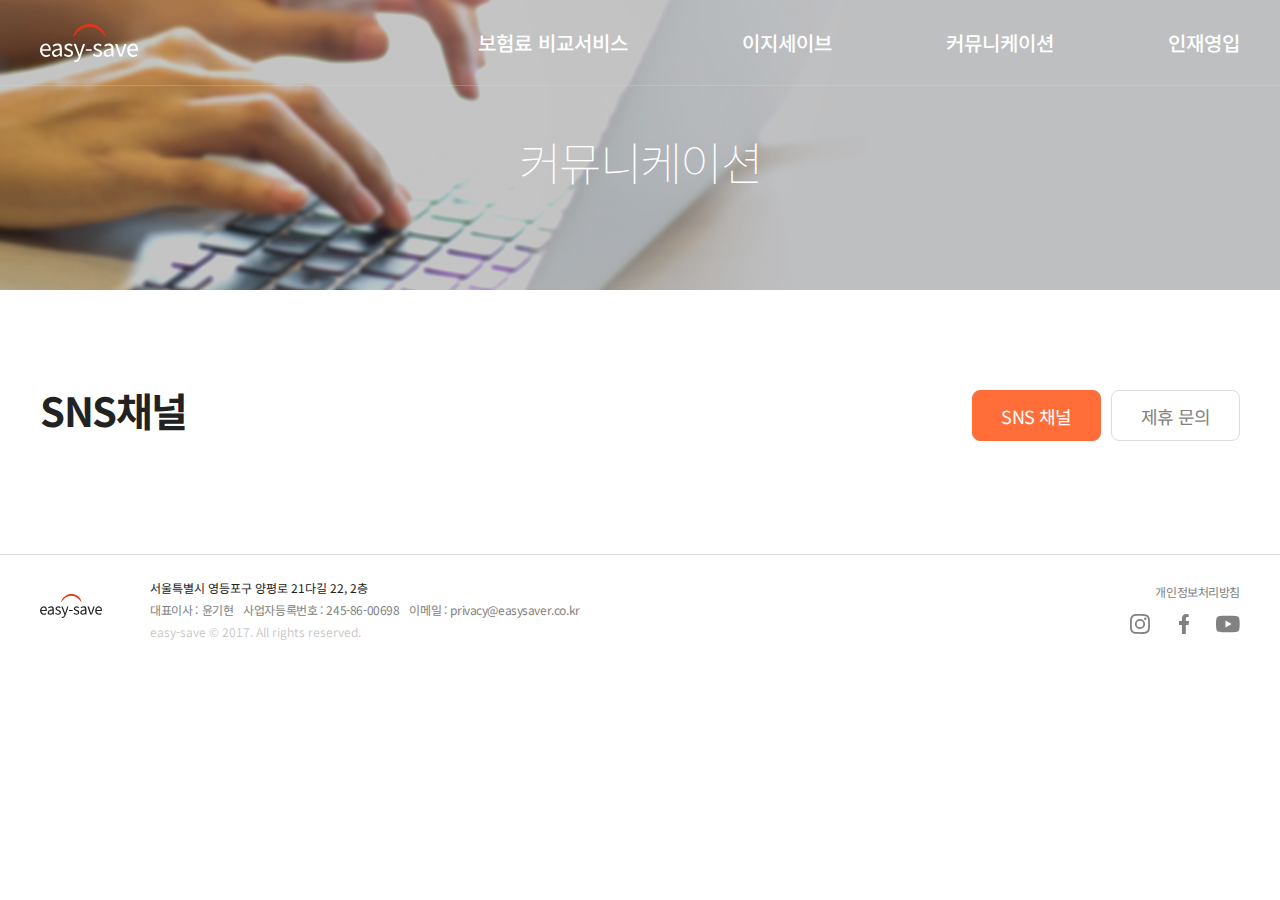
<file: communication.html>
<!DOCTYPE html>
<html lang="ko">
  <head>
    <meta charset="UTF-8" />
    <meta http-equiv="X-UA-Compatible" content="IE=edge" />
    <meta name="viewport" content="width=device-width,initial-scale=1.0,minimum-scale=1.0,maximum-scale=1.0,user-scalable=no" />

    <link rel="preconnect" href="https://fonts.gstatic.com" />
    <link href="https://fonts.googleapis.com/css2?family=Noto+Sans+KR:wght@100;300;400;500;700;900&display=swap" rel="stylesheet" />
    <link href="https://fonts.googleapis.com/css2?family=Roboto:wght@100;300;400;500;700;900&display=swap" rel="stylesheet" />
    <link rel="stylesheet" type="text/css" href="./css/style.css" />

    <title>이지세이브</title>
  </head>
  <body>
    <div id="Wrap" class="sub">
      <!-- header -->
      <header>
        <h1><a href="./index.html">이지세이브</a></h1>

        <nav id="gnb">
          <ul>
            <li>
              <a href="./index.html#secondPage">보험료 비교서비스</a>
              <ul class="depth2 menu1">
                <li><a href="./index.html#secondPage">보험료 비교(실시간)</a></li>
                <li><a href="./index.html#secondPage">상담 신청</a></li>
                <li><a href="./index.html#3rdPage">비교 방법</a></li>
              </ul>
            </li>
            <li>
              <a href="./index.html#4thpage">이지세이브</a>
              <ul class="depth2 menu2">
                <li><a href="./index.html#4thpage">회사 소개</a></li>
                <li><a href="./index.html#4thpage">회사 연혁</a></li>
                <li><a href="./index.html#4thpage">함께하는 회사</a></li>
              </ul>
            </li>
            <li>
              <a href="communication.html">커뮤니케이션</a>
              <ul class="depth2 menu3">
                <li>
                  <label for="tab1">SNS채널</label>
                </li>
                <li>
                  <label for="tab2">제휴 문의</label>
                </li>
              </ul>
            </li>
            <li>
              <a href="employment.html">인재영입</a>
              <ul class="depth2 menu4">
                <li><a href="employment.html">상담원 채용</a></li>
                <li><a href="employment.html">복지 혜택</a></li>
              </ul>
            </li>
          </ul>
        </nav>

        <div class="gnb_bg"></div>
      </header>
      <!-- header end -->

      <div id="container" class="communication">
        <div class="sub-visual subV1">
          <div class="title">커뮤니케이션</div>
        </div>
        <div class="section">
          <div class="tab_container">
            <input id="tab2" type="radio" name="tab_item" />
            <label class="tab_item" for="tab2">제휴 문의</label>
            <input id="tab1" type="radio" name="tab_item" checked />
            <label class="tab_item" for="tab1">SNS 채널</label>

            <!-- SNS채널 -->
            <div class="tab_content" id="tabContent1">
              <div class="titlebox">
                <div class="title">SNS채널</div>
              </div>
            </div>

            <!-- 제휴 비즈니스 -->
            <div class="tab_content" id="tabContent2">
              <div class="titlebox">
                <div class="title">제휴 비즈니스</div>
                <div class="subtitle">자동차보험 비교 서비스를 활용한, 귀사와 제휴를 기대합니다.</div>
              </div>

              <div class="pictogram-container">
                <div class="picto-box picto-box-left">
                  <div class="picto-title">다이렉트자동차보험</div>
                  <div class="picto-title">비교 서비스</div>
                  <div class="picto-content">
                    <div>- 모바일 비교</div>
                    <div>- 전화 비교</div>
                  </div>
                </div>
                <div class="picto-box picto-box-center">
                  <div class="picto-title point-color">추가 수익</div>
                  <div><img src="./img/communication/plus.svg" /></div>
                  <div class="picto-title point-color">고객 서비스</div>
                </div>
                <div class="picto-box picto-box-right">
                  <div class="picto-title">제휴 파트너</div>
                  <div class="picto-title">비즈니스</div>
                  <div class="picto-content"><div>- 고객</div></div>
                </div>
              </div>

              <div class="procedure-container">
                <div class="title dot-title">문의 절차</div>

                <div class="procedure-list">
                  <div class="procedure-list-item">
                    <div class="procedure-step point-color">01</div>
                    <div class="procedure-txt">제안 내용 이메일 접수</div>
                  </div>
                  <img src="img/communication/arow.svg" />
                  <div class="procedure-list-item">
                    <div class="procedure-step point-color">02</div>
                    <div class="procedure-txt">담당자 신속 검토</div>
                  </div>
                  <img src="img/communication/arow.svg" />
                  <div class="procedure-list-item">
                    <div class="procedure-step point-color">03</div>
                    <div class="procedure-txt">검토 답변 회신</div>
                  </div>
                </div>
              </div>

              <div class="note">
                <i class="mail"><img src="img/icons/icon-mail.svg" /></i>제휴 담당자 이메일 arin6010@gmail.com
              </div>
            </div>
          </div>
          <!-- 제휴 비즈니스 -->
        </div>
      </div>

      <!-- footer -->
      <div class="footer-container">
        <footer>
          <div class="f_logo">이지세이브</div>
          <div class="f_info_box">
            <div class="address">서울특별시 영등포구 양평로 21다길 22, 2층</div>
            <dl>
              <dt>대표이사</dt>
              <dd>윤기현</dd>
              <dt>사업자등록번호</dt>
              <dd>245-86-00698</dd>
              <dt>이메일</dt>
              <dd>privacy@easysaver.co.kr</dd>
            </dl>
            <div class="copyright">easy-save © 2017. All rights reserved.</div>
          </div>
          <div class="f_menu">
            <div class="s_menu">
              <a href="#modal3">개인정보처리방침</a>
            </div>
            <ul>
              <li>
                <a href="#"><img src="./img/icons/icon_sns_dark_1.svg" alt="instagram" /></a>
              </li>
              <li>
                <a href="#"><img src="./img/icons/icon_sns_dark_2.svg" alt="facebook" /></a>
              </li>
              <li>
                <a href="#"><img src="./img/icons/icon_sns_dark_3.svg" alt="youtube" /></a>
              </li>
            </ul>
          </div>
        </footer>
      </div>
      <!-- footer end -->

      <!-- modal3 -->
      <div id="modal3" class="modal info">
        <div class="modal-header">
          <h1>개인정보처리방침</h1>
        </div>
        <div class="modal-contents">
          <div class="content">
            (주)이지세이브 (이하 “회사”라 함)는 「개인정보 보호법」, 「정보통신망 이용촉진 및 정보보호 등에 관한 법률」 등 관련 법령상의 개인정보보호
            규정을 준수하며, 관련 법령에 의거한 개인정보처리방침을 아래와 같이 정하여 이용자 권익 보호에 최선을 다하고 있습니다.
          </div>
          <div class="header">1. 개인정보의 수집∙이용 목적</div>
          <div class="content">1) 자동차보험료 비교 서비스 제공</div>
          <div class="content">2) 자동차보험 만기알람 서비스 제공</div>
          <div class="content">3) 기타 상품∙서비스의 소개 및 홍보</div>
          <div class="content">4) 사은품 제공∙판촉행사 안내</div>
          <div class="content">5) 시장조사</div>

          <div class="header">2. 수집하는 개인정보 항목 및 수집방법</div>
          <div class="content">1) 수집하는 개인정보 항목</div>
          <div class="content">
            - 이름, 휴대폰번호, 차량정보, 추가부속품, 보험기간, 운전자범위, 담보내용 및 금액, 선택특약, 서비스 이용기록, 방문일시
          </div>
          <div class="content">2) 개인정보 수집방법</div>
          <div class="content">- 홈페이지, 서면 양식, 전화∙팩스, 경품행사, 협력사로부터의 제공, 생성 정보 수집 툴을 통한 수집</div>
        </div>
      </div>
      <!-- modal3 end -->
    </div>

    <script src="./js/jquery-3.4.1.min.js"></script>
    <script src="./js/jquery-migrate-3.0.1.min.js"></script>
    <script src="./js/style.js"></script>
    <script src="./js/jquery.modal.min.js"></script>
  </body>
</html>
</file>
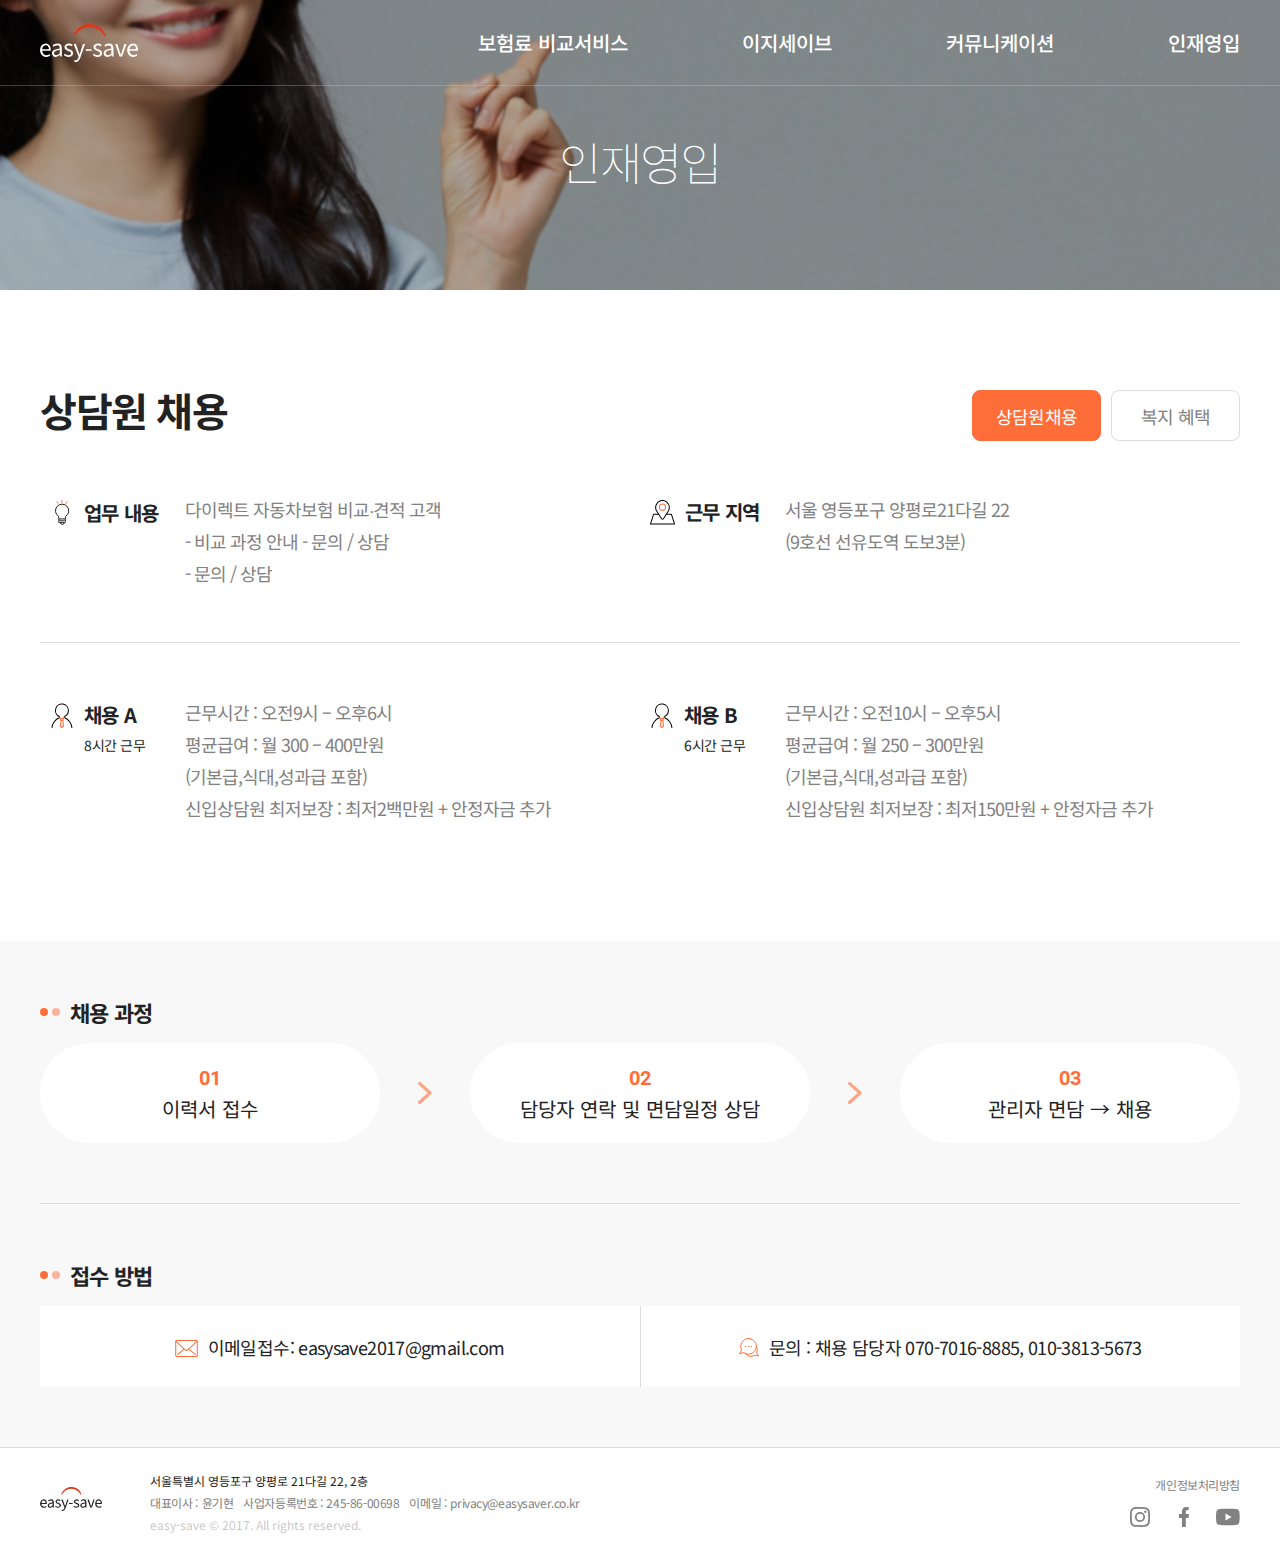
<file: employment.html>
<!DOCTYPE html>
<html lang="ko">
  <head>
    <meta charset="UTF-8" />
    <meta http-equiv="X-UA-Compatible" content="IE=edge" />
    <meta name="viewport" content="width=device-width,initial-scale=1.0,minimum-scale=1.0,maximum-scale=1.0,user-scalable=no" />

    <link rel="preconnect" href="https://fonts.gstatic.com" />
    <link href="https://fonts.googleapis.com/css2?family=Noto+Sans+KR:wght@100;300;400;500;700;900&display=swap" rel="stylesheet" />
    <link href="https://fonts.googleapis.com/css2?family=Roboto:wght@100;300;400;500;700;900&display=swap" rel="stylesheet" />
    <link rel="stylesheet" type="text/css" href="./css/style.css" />

    <title>이지세이브</title>
  </head>
  <body>
    <div id="Wrap" class="sub">
      <!-- header -->
      <header>
        <h1><a href="./index.html">이지세이브</a></h1>

        <nav id="gnb">
          <ul>
            <li>
              <a href="./index.html#secondPage">보험료 비교서비스</a>
              <ul class="depth2 menu1">
                <li><a href="./index.html#secondPage">보험료 비교(실시간)</a></li>
                <li><a href="./index.html#secondPage">상담 신청</a></li>
                <li><a href="./index.html#3rdPage">비교 방법</a></li>
              </ul>
            </li>
            <li>
              <a href="./index.html#4thpage">이지세이브</a>
              <ul class="depth2 menu2">
                <li><a href="./index.html#4thpage">회사 소개</a></li>
                <li><a href="./index.html#4thpage">회사 연혁</a></li>
                <li><a href="./index.html#4thpage">함께하는 회사</a></li>
              </ul>
            </li>
            <li>
              <a href="communication.html">커뮤니케이션</a>
              <ul class="depth2 menu3">
                <li><a href="communication.html">SNS채널</a></li>
                <li><a href="communication.html">제휴 문의</a></li>
              </ul>
            </li>
            <li>
              <a href="javascript:void(0)">인재영입</a>
              <ul class="depth2 menu4">
                <li>
                  <label for="tab1">상담원 채용</label>
                </li>
                <li>
                  <label for="tab2">복지 혜택</label>
                </li>
              </ul>
            </li>
          </ul>
        </nav>

        <div class="gnb_bg"></div>
      </header>
      <!-- header end -->

      <div id="container" class="employment">
        <div class="sub-visual subV2">
          <div class="title">인재영입</div>
        </div>
        <div class="section">
          <div class="tab_container">
            <input id="tab2" type="radio" name="tab_item" />
            <label class="tab_item" for="tab2">복지 혜택</label>
            <input id="tab1" type="radio" name="tab_item" checked />
            <label class="tab_item" for="tab1">상담원채용</label>

            <!-- 상담원채용 -->
            <div class="tab_content" id="tabContent1">
              <div class="titlebox">
                <div class="title">상담원 채용</div>
              </div>

              <div class="data-list">
                <div class="row">
                  <div class="data-list-item">
                    <div class="title">
                      <div>
                        <i class="title-icon"><img src="./img/employment/icon-1.svg" /></i>업무 내용
                      </div>
                    </div>
                    <div class="content-list">
                      <div class="content-list-item">다이렉트 자동차보험 비교∙견적 고객</div>
                      <div class="content-list-item">- 비교 과정 안내 - 문의 / 상담</div>
                      <div class="content-list-item">- 문의 / 상담</div>
                    </div>
                  </div>
                  <div class="data-list-item">
                    <div class="title">
                      <div>
                        <i class="title-icon"><img src="./img/employment/icon-2.svg" /></i>근무 지역
                      </div>
                    </div>
                    <div class="content-list">
                      <div class="content-list-item">서울 영등포구 양평로21다길 22</div>
                      <div class="content-list-item">(9호선 선유도역 도보3분)</div>
                    </div>
                  </div>
                </div>
                <div class="row">
                  <div class="data-list-item">
                    <div class="title">
                      <div>
                        <i class="title-icon"><img src="./img/employment/icon-3.svg" /></i>채용 A
                      </div>
                      <div class="subtitle">8시간 근무</div>
                    </div>
                    <div class="content-list">
                      <div class="content-list-item">근무시간 : 오전9시 – 오후6시</div>
                      <div class="content-list-item">평균급여 : 월 300 – 400만원</div>
                      <div class="content-list-item">(기본급,식대,성과급 포함)</div>
                      <div class="content-list-item content-list-item-sm">신입상담원 최저보장 : 최저2백만원 + 안정자금 추가</div>
                    </div>
                  </div>
                  <div class="data-list-item">
                    <div class="title">
                      <div>
                        <i class="title-icon"><img src="./img/employment/icon-3.svg" /></i>채용 B
                      </div>
                      <div class="subtitle">6시간 근무</div>
                    </div>
                    <div class="content-list">
                      <div class="content-list-item">근무시간 : 오전10시 – 오후5시</div>
                      <div class="content-list-item">평균급여 : 월 250 – 300만원</div>
                      <div class="content-list-item">(기본급,식대,성과급 포함)</div>
                      <div class="content-list-item content-list-item-sm">신입상담원 최저보장 : 최저150만원 + 안정자금 추가</div>
                    </div>
                  </div>
                </div>
              </div>

              <div class="procedure-container">
                <div class="title dot-title">채용 과정</div>

                <div class="procedure-list">
                  <div class="procedure-list-item">
                    <div class="procedure-step point-color">01</div>
                    <div class="procedure-txt">이력서 접수</div>
                  </div>
                  <img src="img/communication/arow.svg" />
                  <div class="procedure-list-item">
                    <div class="procedure-step point-color">02</div>
                    <div class="procedure-txt">담당자 연락 및 면담일정 상담</div>
                  </div>
                  <img src="img/communication/arow.svg" />
                  <div class="procedure-list-item">
                    <div class="procedure-step point-color">03</div>
                    <div class="procedure-txt">관리자 면담 → 채용</div>
                  </div>
                </div>
              </div>

              <div class="method-container">
                <div class="title dot-title">접수 방법</div>

                <div class="method-list">
                  <div class="method-list-item">
                    <i class="mail"><img src="./img/icons/icon-mail.svg" /></i>이메일접수: easysave2017@gmail.com
                  </div>
                  <div class="method-list-item">
                    <i class="chat"><img src="./img/icons/icon-talk.svg" /></i>문의 : 채용 담당자 070-7016-8885, 010-3813-5673
                  </div>
                </div>
              </div>
            </div>
            <!-- 상담원채용 end -->

            <!-- 복지혜택 -->
            <div class="tab_content" id="tabContent2">
              <div class="titlebox">
                <div class="title">복지혜택</div>
              </div>

              <div class="data-list">
                <div class="row">
                  <div class="data-list-item">
                    <div class="title">
                      <div>
                        <i class="title-icon"><img src="./img/employment/icon-5.svg" /></i>생활지원
                      </div>
                    </div>
                    <div class="content-list">
                      <div class="content-list-item">- 자녀대학교 학자금 (학자금의 50%)</div>
                      <div class="content-list-item">- 자기계발비(근무 년수별) 연간 36만원 ~ 120만원</div>
                      <div class="content-list-item">- 초등학교 입학 축하금 (20만원)</div>
                      <div class="content-list-item">- 경조비 (결혼 30만원), (조사 : 50만원)</div>
                      <div class="content-list-item">- 연차휴가보상금 (연차휴가 미사용 시 보상)</div>
                      <div class="content-list-item">- 명절 및 생일 선물 (명절 선물 및 생일 3만원 상품권 지급)</div>
                      <div class="content-list-item">- 통신비 지원 (매월 5만원)</div>
                    </div>
                  </div>
                  <div class="data-list-item">
                    <div class="title">
                      <div>
                        <i class="title-icon"><img src="./img/employment/icon-6.svg" /></i>휴가제도
                      </div>
                    </div>
                    <div class="content-list">
                      <div class="content-list-item">- 체력단련휴가 (연간 2일 유급휴가)</div>
                      <div class="content-list-item">- 장기근속휴가 (장기근속자 1개월 휴가)</div>
                      <div class="content-list-item">- 경조휴가</div>
                    </div>
                  </div>
                </div>
                <div class="row">
                  <div class="data-list-item">
                    <div class="title">
                      <div>
                        <i class="title-icon"><img src="./img/employment/icon-7.svg" /></i>장기근속
                      </div>
                    </div>
                    <div class="content-list">
                      <div class="content-list-item">- 장기근속수당</div>
                      <div class="content-list-item" style="margin-left: 7px">(3년초과 직원 매월 10만원, 5년초과 직원 매월 20만원)</div>
                      <div class="content-list-item">- 입사 1주년 축하금 (5만원)</div>
                      <div class="content-list-item">- 입사 2주년 축하금 (20만원)</div>
                    </div>
                  </div>
                  <div class="data-list-item">
                    <div class="title">
                      <div>
                        <i class="title-icon"><img src="./img/employment/icon-8.svg" /></i>문화생활
                      </div>
                    </div>
                    <div class="content-list">
                      <div class="content-list-item">- 컬쳐데이 (분기별 5만원 지원)</div>
                    </div>
                  </div>
                </div>
                <div class="row">
                  <div class="data-list-item">
                    <div class="title">
                      <div>
                        <i class="title-icon"><img src="./img/employment/icon-9.svg" /></i>가족생활
                      </div>
                    </div>
                    <div class="content-list">
                      <div class="content-list-item">- 가족의날 조기퇴근 (매월 셋째주 17시퇴근)</div>
                    </div>
                  </div>
                  <div class="data-list-item">
                    <div class="title">
                      <div>
                        <i class="title-icon"><img src="./img/employment/icon-10.svg" /></i>경영성과
                      </div>
                    </div>
                    <div class="content-list">
                      <div class="content-list-item">- 경영성과급 (매년 4월, 직전년도 당기순이익 성과분 공유)</div>
                    </div>
                  </div>
                </div>
                <div class="row">
                  <div class="data-list-item">
                    <div class="title">
                      <div>
                        <i class="title-icon"><img src="./img/employment/icon-11.svg" /></i>4대보험
                      </div>
                    </div>
                    <div class="content-list">
                      <div class="content-list-item">- 국민연금, 건강보험, 고용보험, 산재보험</div>
                    </div>
                  </div>
                  <div class="data-list-item">
                    <div class="title">
                      <div>
                        <i class="title-icon"><img src="./img/employment/icon-12.svg" /></i>퇴직연금
                      </div>
                    </div>
                    <div class="content-list">
                      <div class="content-list-item">- 퇴직금 사외적립</div>
                    </div>
                  </div>
                </div>
                <div class="row">
                  <div class="data-list-item">
                    <div class="title">
                      <div>
                        <i class="title-icon"><img src="./img/employment/icon-13.svg" /></i>법정휴가
                      </div>
                    </div>
                    <div class="content-list">
                      <div class="content-list-item">- 연차휴가 , 산전산후휴가, 육아휴직</div>
                    </div>
                  </div>
                  <div class="data-list-item">
                    <div class="title">
                      <div>
                        <i class="title-icon"><img src="./img/employment/icon-14.svg" /></i>사회공언
                      </div>
                    </div>
                    <div class="content-list">
                      <div class="content-list-item">- 급여공제를 통한 기부활동 (직원 기부 시 + 해당금액 회사 기부금)</div>
                    </div>
                  </div>
                </div>
                <div class="row">
                  <div class="data-list-item">
                    <div class="title">
                      <div>
                        <i class="title-icon"><img src="./img/employment/icon-15.svg" /></i>통신비 지원
                      </div>
                    </div>
                    <div class="content-list">
                      <div class="content-list-item">- 전직원 통신비 5만원 지원</div>
                    </div>
                  </div>
                </div>
              </div>
            </div>
            <!-- 복지혜택 -->
          </div>
        </div>
      </div>

      <!-- footer -->
      <div class="footer-container" style="margin-top: 0">
        <footer>
          <div class="f_logo">이지세이브</div>
          <div class="f_info_box">
            <div class="address">서울특별시 영등포구 양평로 21다길 22, 2층</div>
            <dl>
              <dt>대표이사</dt>
              <dd>윤기현</dd>
              <dt>사업자등록번호</dt>
              <dd>245-86-00698</dd>
              <dt>이메일</dt>
              <dd>privacy@easysaver.co.kr</dd>
            </dl>
            <div class="copyright">easy-save © 2017. All rights reserved.</div>
          </div>
          <div class="f_menu">
            <div class="s_menu">
              <a href="#modal3">개인정보처리방침</a>
            </div>
            <ul>
              <li>
                <a href="#"><img src="./img/icons/icon_sns_dark_1.svg" alt="instagram" /></a>
              </li>
              <li>
                <a href="#"><img src="./img/icons/icon_sns_dark_2.svg" alt="facebook" /></a>
              </li>
              <li>
                <a href="#"><img src="./img/icons/icon_sns_dark_3.svg" alt="youtube" /></a>
              </li>
            </ul>
          </div>
        </footer>
      </div>
      <!-- footer end -->

      <!-- modal3 -->
      <div id="modal3" class="modal info">
        <div class="modal-header">
          <h1>개인정보처리방침</h1>
        </div>
        <div class="modal-contents">
          <div class="content">
            (주)이지세이브 (이하 “회사”라 함)는 「개인정보 보호법」, 「정보통신망 이용촉진 및 정보보호 등에 관한 법률」 등 관련 법령상의 개인정보보호
            규정을 준수하며, 관련 법령에 의거한 개인정보처리방침을 아래와 같이 정하여 이용자 권익 보호에 최선을 다하고 있습니다.
          </div>
          <div class="header">1. 개인정보의 수집∙이용 목적</div>
          <div class="content">1) 자동차보험료 비교 서비스 제공</div>
          <div class="content">2) 자동차보험 만기알람 서비스 제공</div>
          <div class="content">3) 기타 상품∙서비스의 소개 및 홍보</div>
          <div class="content">4) 사은품 제공∙판촉행사 안내</div>
          <div class="content">5) 시장조사</div>

          <div class="header">2. 수집하는 개인정보 항목 및 수집방법</div>
          <div class="content">1) 수집하는 개인정보 항목</div>
          <div class="content">
            - 이름, 휴대폰번호, 차량정보, 추가부속품, 보험기간, 운전자범위, 담보내용 및 금액, 선택특약, 서비스 이용기록, 방문일시
          </div>
          <div class="content">2) 개인정보 수집방법</div>
          <div class="content">- 홈페이지, 서면 양식, 전화∙팩스, 경품행사, 협력사로부터의 제공, 생성 정보 수집 툴을 통한 수집</div>
        </div>
      </div>
      <!-- modal3 end -->
    </div>

    <script src="./js/jquery-3.4.1.min.js"></script>
    <script src="./js/jquery-migrate-3.0.1.min.js"></script>
    <script src="./js/style.js"></script>
    <script src="./js/jquery.modal.min.js"></script>
  </body>
</html>
</file>
<file: css/style.css>
@charset "utf-8";

@import url('./normalize.css');
@import url('./jquery.fullpage.min.css');
@import url('./jquery.modal.min.css');
@import url('./common.css');
@import url('./header.css');
@import url('./footer.css');
@import url('./tab.css');
@import url('./main.css');
@import url('./subpage.css');
@import url('./form.css');
@import url('./icon.css');
@import url('./modal.css');
</file>
